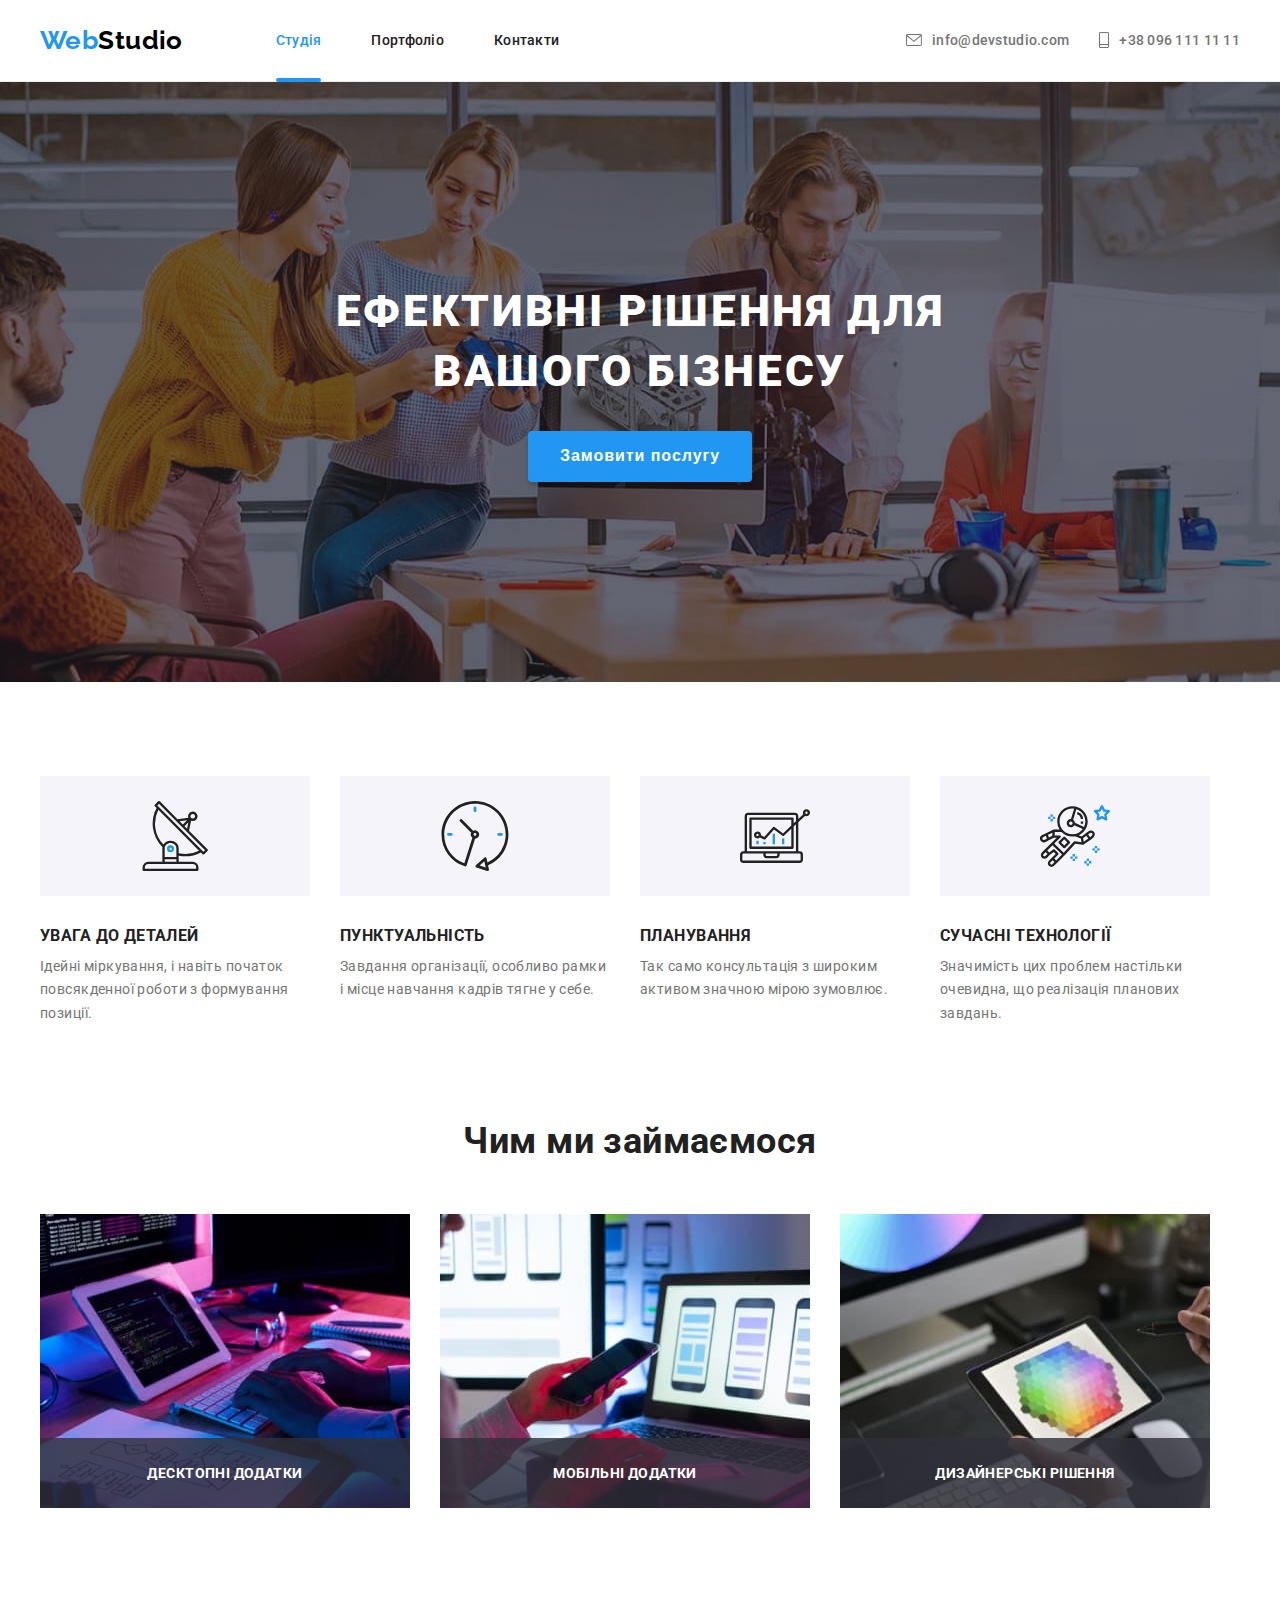
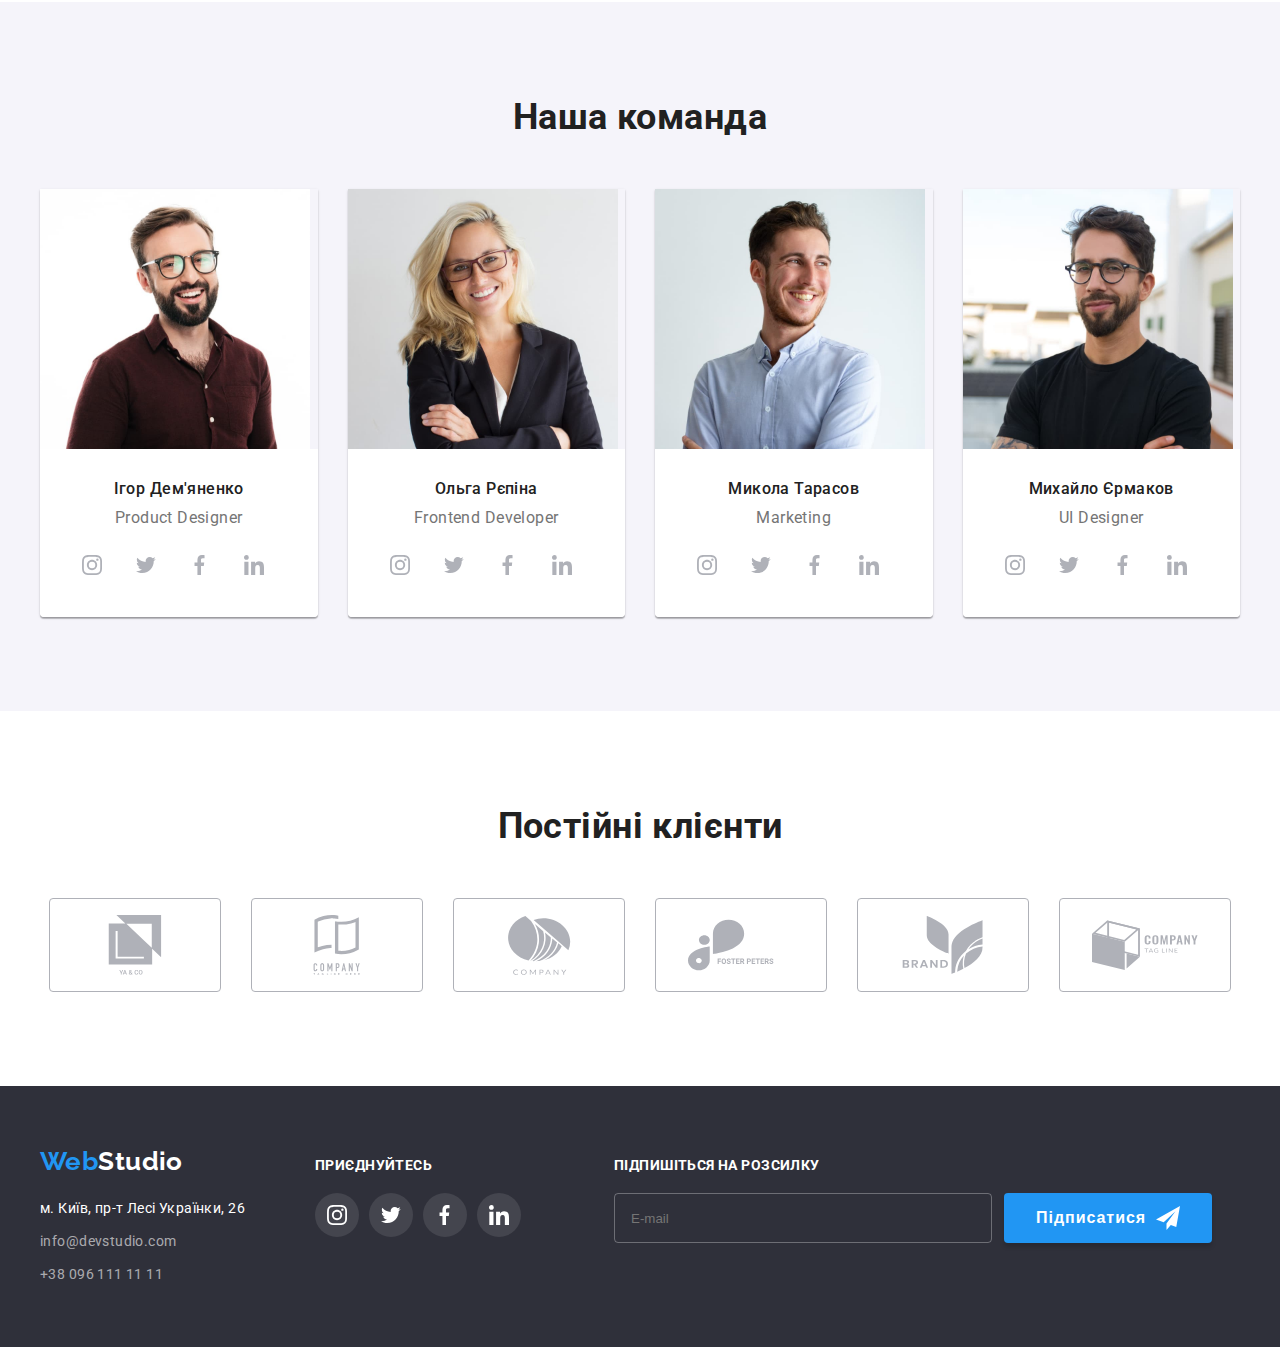
<file: index.html>
<!DOCTYPE html>
<html lang="uk">
  <head>
    <meta charset="UTF-8" />
    <meta http-equiv="X-UA-Compatible" content="IE=edge" />
    <meta name="viewport" content="width=device-width, initial-scale=1.0" />
    <title>Головна</title>
    <link
      href="https://fonts.googleapis.com/css2?family=Raleway:wght@700&family=Roboto:wght@400;500;700;900&display=swap"
      rel="stylesheet"
    />
    <link
      rel="stylesheet"
      href="https://cdnjs.cloudflare.com/ajax/libs/modern-normalize/1.1.0/modern-normalize.min.css"
      integrity="sha512-wpPYUAdjBVSE4KJnH1VR1HeZfpl1ub8YT/NKx4PuQ5NmX2tKuGu6U/JRp5y+Y8XG2tV+wKQpNHVUX03MfMFn9Q=="
      crossorigin="anonymous"
      referrerpolicy="no-referrer"
    />
    <link rel="stylesheet" href="./css/style.css" />
  </head>
  <body>
    <header class="header">
      <div class="container">
        <a href="" class="logo"><span class="logo-wrap">Web</span>Studio</a>
        <nav class="nav">
          <ul class="list nav-list">
            <li class="nav-item">
              <a href="./index.html" class="nav-link current">Студія</a>
            </li>
            <li class="nav-item">
              <a href="./portfolio.html" class="nav-link">Портфоліо</a>
            </li>
            <li class="nav-item"><a href="" class="nav-link">Контакти</a></li>
          </ul>
        </nav>
        <ul class="list nav-list contact-menu">
          <li class="nav-item contact-item">
            <a href="mailto:info@devstudio.com" class="nav-link nav-contact">
              <svg class="contact-icon" width="16" height="12">
                <use href="./images/symbol-defs.svg#icon-mail"></use>
              </svg>
              info@devstudio.com</a
            >
          </li>
          <li class="nav-item contact-item">
            <a href="tel:+380961111111" class="nav-link nav-contact">
              <svg class="contact-icon" width="10" height="16">
                <use href="./images/symbol-defs.svg#icon-phone"></use>
              </svg>
              +38 096 111 11 11</a
            >
          </li>
        </ul>
      </div>
    </header>

    <main>
      <section class="hero">
        <div class="container">
          <h1 class="hero-title">Ефективні рішення для вашого бізнесу</h1>
          <button type="button" class="btn" data-modal-open>
            Замовити послугу
          </button>
        </div>
      </section>

      <section class="section">
        <div class="container">
          <h2 class="visually-hidden">Переваги</h2>
          <ul class="list advantage">
            <li class="advantage-item">
              <div class="advantage-icon-wrap">
                <svg class="advantage-icon" width="70" height="70">
                  <use href="./images/symbol-defs.svg#icon-satellite"></use>
                </svg>
              </div>
              <h3 class="subtitle">Увага до деталей</h3>
              <p class="text">
                Ідейні міркування, і навіть початок повсякденної роботи з
                формування позиції.
              </p>
            </li>
            <li class="advantage-item">
              <div class="advantage-icon-wrap">
                <svg class="advantage-icon" width="70" height="70">
                  <use href="./images/symbol-defs.svg#icon-clock"></use>
                </svg>
              </div>
              <h3 class="subtitle">Пунктуальність</h3>
              <p class="text">
                Завдання організації, особливо рамки і місце навчання кадрів
                тягне у себе.
              </p>
            </li>
            <li class="advantage-item">
              <div class="advantage-icon-wrap">
                <svg class="advantage-icon" width="70" height="70">
                  <use href="./images/symbol-defs.svg#icon-diagram"></use>
                </svg>
              </div>
              <h3 class="subtitle">Планування</h3>
              <p class="text">
                Так само консультація з широким активом значною мірою зумовлює.
              </p>
            </li>
            <li class="advantage-item">
              <div class="advantage-icon-wrap">
                <svg class="advantage-icon" width="70" height="70">
                  <use href="./images/symbol-defs.svg#icon-astronaut"></use>
                </svg>
              </div>
              <h3 class="subtitle">Сучасні технології</h3>
              <p class="text">
                Значимість цих проблем настільки очевидна, що реалізація
                планових завдань.
              </p>
            </li>
          </ul>
        </div>
      </section>
      <section class="section poster">
        <div class="container">
          <h2 class="title">Чим ми займаємося</h2>
          <ul class="list">
            <li class="poster-item">
              <img
                class="pic"
                src="./images/img1.jpg"
                alt="Чоловік набирає текст на клавіатурі"
                width="370"
                height="294"
              />
              <div class="poster-thumb">
                <p class="poster-text">Десктопні додатки</p>
              </div>
            </li>
            <li class="poster-item">
              <img
                class="pic"
                src="./images/img2.jpg"
                alt="Жінка порівнює телефон у руках та на моніторі комп'ютера"
                width="370"
                height="294"
              />
              <div class="poster-thumb">
                <p class="poster-text">Мобільні додатки</p>
              </div>
            </li>
            <li class="poster-item">
              <img
                class="pic"
                src="./images/img3.jpg"
                alt="Дівчина тримає планшет із різнокольоровим зображенням"
                width="370"
                height="294"
              />
              <div class="poster-thumb">
                <p class="poster-text">Дизайнерські рішення</p>
              </div>
            </li>
          </ul>
        </div>
      </section>
      <section class="section team">
        <div class="container">
          <h2 class="title">Наша команда</h2>
          <ul class="list">
            <li class="list-wrap">
              <img
                class="pic"
                src="./images/person1.jpg"
                alt="Чоловік в окулярах та з бородою"
                width="270"
                height="260"
              />
              <div class="team-wrap">
                <h3 class="subtitle person-name">Ігор Дем'яненко</h3>
                <p lang="en" class="text staff">Product Designer</p>
                <ul class="list soc-list">
                  <li class="soc-item">
                    <a class="soc-link" href="">
                      <svg class="soc-icon" width="20" height="20">
                        <use
                          href="./images/symbol-defs.svg#icon-instagram"
                        ></use>
                      </svg>
                    </a>
                  </li>
                  <li class="soc-item">
                    <a class="soc-link" href="">
                      <svg class="soc-icon" width="20" height="20">
                        <use href="./images/symbol-defs.svg#icon-twitter"></use>
                      </svg>
                    </a>
                  </li>
                  <li class="soc-item">
                    <a class="soc-link" href="">
                      <svg class="soc-icon" width="20" height="20">
                        <use
                          href="./images/symbol-defs.svg#icon-facebook"
                        ></use>
                      </svg>
                    </a>
                  </li>
                  <li class="soc-item">
                    <a class="soc-link" href="">
                      <svg class="soc-icon" width="20" height="20">
                        <use
                          href="./images/symbol-defs.svg#icon-linkedin"
                        ></use>
                      </svg>
                    </a>
                  </li>
                </ul>
              </div>
            </li>
            <li class="list-wrap">
              <img
                class="pic"
                src="./images/person2.jpg"
                alt="Світловолоса жінка в окулярах"
                width="270"
                height="260"
              />
              <div class="team-wrap">
                <h3 class="subtitle person-name">Ольга Рєпіна</h3>
                <p lang="en" class="text staff">Frontend Developer</p>
                <ul class="list soc-list">
                  <li class="soc-item">
                    <a class="soc-link" href="">
                      <svg class="soc-icon" width="20" height="20">
                        <use
                          href="./images/symbol-defs.svg#icon-instagram"
                        ></use>
                      </svg>
                    </a>
                  </li>
                  <li class="soc-item">
                    <a class="soc-link" href="">
                      <svg class="soc-icon" width="20" height="20">
                        <use href="./images/symbol-defs.svg#icon-twitter"></use>
                      </svg>
                    </a>
                  </li>
                  <li class="soc-item">
                    <a class="soc-link" href="">
                      <svg class="soc-icon" width="20" height="20">
                        <use
                          href="./images/symbol-defs.svg#icon-facebook"
                        ></use>
                      </svg>
                    </a>
                  </li>
                  <li class="soc-item">
                    <a class="soc-link" href="">
                      <svg class="soc-icon" width="20" height="20">
                        <use
                          href="./images/symbol-defs.svg#icon-linkedin"
                        ></use>
                      </svg>
                    </a>
                  </li>
                </ul>
              </div>
            </li>
            <li class="list-wrap">
              <img
                class="pic"
                src="./images/person3.jpg"
                alt="Чоловік з широкою посмішкою"
                width="270"
                height="260"
              />
              <div class="team-wrap">
                <h3 class="subtitle person-name">Микола Тарасов</h3>
                <p lang="en" class="text staff">Marketing</p>
                <ul class="list soc-list">
                  <li class="soc-item">
                    <a class="soc-link" href="">
                      <svg class="soc-icon" width="20" height="20">
                        <use
                          href="./images/symbol-defs.svg#icon-instagram"
                        ></use>
                      </svg>
                    </a>
                  </li>
                  <li class="soc-item">
                    <a class="soc-link" href="">
                      <svg class="soc-icon" width="20" height="20">
                        <use href="./images/symbol-defs.svg#icon-twitter"></use>
                      </svg>
                    </a>
                  </li>
                  <li class="soc-item">
                    <a class="soc-link" href="">
                      <svg class="soc-icon" width="20" height="20">
                        <use
                          href="./images/symbol-defs.svg#icon-facebook"
                        ></use>
                      </svg>
                    </a>
                  </li>
                  <li class="soc-item">
                    <a class="soc-link" href="">
                      <svg class="soc-icon" width="20" height="20">
                        <use
                          href="./images/symbol-defs.svg#icon-linkedin"
                        ></use>
                      </svg>
                    </a>
                  </li>
                </ul>
              </div>
            </li>
            <li class="list-wrap">
              <img
                class="pic"
                src="./images/person4.jpg"
                alt="Чоловік з гарною посмішкою та темним волоссям"
                width="270"
                height="260"
              />
              <div class="team-wrap">
                <h3 class="subtitle person-name">Михайло Єрмаков</h3>
                <p lang="en" class="text staff">UI Designer</p>
                <ul class="list soc-list">
                  <li class="soc-item">
                    <a class="soc-link" href="">
                      <svg class="soc-icon" width="20" height="20">
                        <use
                          href="./images/symbol-defs.svg#icon-instagram"
                        ></use>
                      </svg>
                    </a>
                  </li>
                  <li class="soc-item">
                    <a class="soc-link" href="">
                      <svg class="soc-icon" width="20" height="20">
                        <use href="./images/symbol-defs.svg#icon-twitter"></use>
                      </svg>
                    </a>
                  </li>
                  <li class="soc-item">
                    <a class="soc-link" href="">
                      <svg class="soc-icon" width="20" height="20">
                        <use
                          href="./images/symbol-defs.svg#icon-facebook"
                        ></use>
                      </svg>
                    </a>
                  </li>
                  <li class="soc-item">
                    <a class="soc-link" href="">
                      <svg class="soc-icon" width="20" height="20">
                        <use
                          href="./images/symbol-defs.svg#icon-linkedin"
                        ></use>
                      </svg>
                    </a>
                  </li>
                </ul>
              </div>
            </li>
          </ul>
        </div>
      </section>
      <section class="section">
        <div class="container">
          <h2 class="title">Постійні клієнти</h2>
          <ul class="list company-list">
            <li class="company-item">
              <a href="" class="company-link">
                <svg class="company-icon" width="106" height="60">
                  <use href="./images/symbol-defs.svg#icon-yaco"></use>
                </svg>
              </a>
            </li>
            <li class="company-item">
              <a href="" class="company-link">
                <svg class="company-icon" width="106" height="60">
                  <use href="./images/symbol-defs.svg#icon-tagline"></use>
                </svg>
              </a>
            </li>
            <li class="company-item">
              <a href="" class="company-link">
                <svg class="company-icon" width="106" height="60">
                  <use href="./images/symbol-defs.svg#icon-company"></use>
                </svg>
              </a>
            </li>
            <li class="company-item">
              <a href="" class="company-link">
                <svg class="company-icon" width="106" height="60">
                  <use href="./images/symbol-defs.svg#icon-foster"></use>
                </svg>
              </a>
            </li>
            <li class="company-item">
              <a href="" class="company-link">
                <svg class="company-icon" width="106" height="60">
                  <use href="./images/symbol-defs.svg#icon-brand"></use>
                </svg>
              </a>
            </li>
            <li class="company-item">
              <a href="" class="company-link">
                <svg class="company-icon" width="106" height="60">
                  <use href="./images/symbol-defs.svg#icon-taglinecube"></use>
                </svg>
              </a>
            </li>
          </ul>
        </div>
      </section>
    </main>

    <footer class="footer">
      <div class="container">
        <div class="address-div">
          <a href="" class="logo"><span class="logo-wrap">Web</span>Studio</a>
          <address>
            <ul class="list">
              <li class="address-item">
                <a
                  class="address-link map-link"
                  href="https://goo.gl/maps/sGmAFH82e1hSpcsq9"
                  target="_blank"
                  rel="noopener noreferrer"
                  >м. Київ, пр-т Лесі Українки, 26</a
                >
              </li>
              <li class="address-item">
                <a href="mailto:info@devstudio.com" class="address-link"
                  >info@devstudio.com</a
                >
              </li>
              <li class="address-item">
                <a href="tel:+380961111111" class="address-link"
                  >+38 096 111 11 11</a
                >
              </li>
            </ul>
          </address>
        </div>
        <div class="soc-div">
          <p class="subtitle">приєднуйтесь</p>
          <ul class="list address-list">
            <li class="soc-item">
              <a class="soc-link" href="">
                <svg class="soc-icon" width="20" height="20">
                  <use href="./images/symbol-defs.svg#icon-instagram"></use>
                </svg>
              </a>
            </li>
            <li class="soc-item">
              <a class="soc-link" href="">
                <svg class="soc-icon" width="20" height="20">
                  <use href="./images/symbol-defs.svg#icon-twitter"></use>
                </svg>
              </a>
            </li>
            <li class="soc-item">
              <a class="soc-link" href="">
                <svg class="soc-icon" width="20" height="20">
                  <use href="./images/symbol-defs.svg#icon-facebook"></use>
                </svg>
              </a>
            </li>
            <li class="soc-item">
              <a class="soc-link" href="">
                <svg class="soc-icon" width="20" height="20">
                  <use href="./images/symbol-defs.svg#icon-linkedin"></use>
                </svg>
              </a>
            </li>
          </ul>
        </div>
        <div>
          <p class="subtitle">Підпишіться на розсилку</p>
          <form class="form">
            <input
              type="email"
              name="mail"
              class="footer-email"
              placeholder="E-mail"
              required
            />
            <button type="submit" class="btn">
              Підписатися
              <svg class="soc-icon" width="24" height="24">
                <use href="./images/symbol-defs.svg#icon-telegram"></use>
              </svg>
            </button>
          </form>
        </div>
      </div>
    </footer>
    <div class="backdrop is-hidden" data-modal>
      <div class="modal">
        <div>
          <button type="button" class="close-button" data-modal-close>
            <svg class="close-icon" width="10" height="10">
              <use href="./images/symbol-defs.svg#icon-close"></use>
            </svg>
          </button>
        </div>
        <form class="modal-form">
          <h2 class="form-title">Залиште свої дані, ми вам передзвонимо</h2>

          <label class="form-lable">
            Ім'я
            <div class="input-wrap">
              <input class="form-input" type="text" name="name" />
              <svg class="form-icon" width="18" height="18">
                <use href="./images/icons.svg#icon-mod_user"></use>
              </svg>
            </div>
          </label>

          <label class="form-lable">
            Телефон
            <div class="input-wrap">
              <input class="form-input" type="tel" name="tel" />
              <svg class="form-icon" width="18" height="18">
                <use href="./images/icons.svg#icon-mod_phone"></use>
              </svg>
            </div>
          </label>

          <label class="form-lable">
            Пошта
            <div class="input-wrap">
              <input class="form-input" type="email" name="mail" />
              <svg class="form-icon" width="18" height="18">
                <use href="./images/icons.svg#icon-mod_mail"></use>
              </svg>
            </div>
          </label>

          <label class="form-lable"
            ><span class="lable-wrap">Коментар</span>
            <textarea
              class="form-input form-textarea"
              name="coment"
              id=""
              rows="6"
              placeholder="Введіть текст"
            ></textarea>
          </label>

          <label class="form-lable form-checkbox">
            <input class="checkbox" type="checkbox" name="checkbox" />
            <span class="custom-checkbox"></span>

            Погоджуюся з розсилкою та приймаю&nbsp;&nbsp;
            <a href="" class="form-span">Умови договору</a>
          </label>

          <button type="submit" class="btn">Відправити</button>
        </form>
      </div>
    </div>
    <script src="./js/modal.js"></script>
  </body>
</html>
</file>
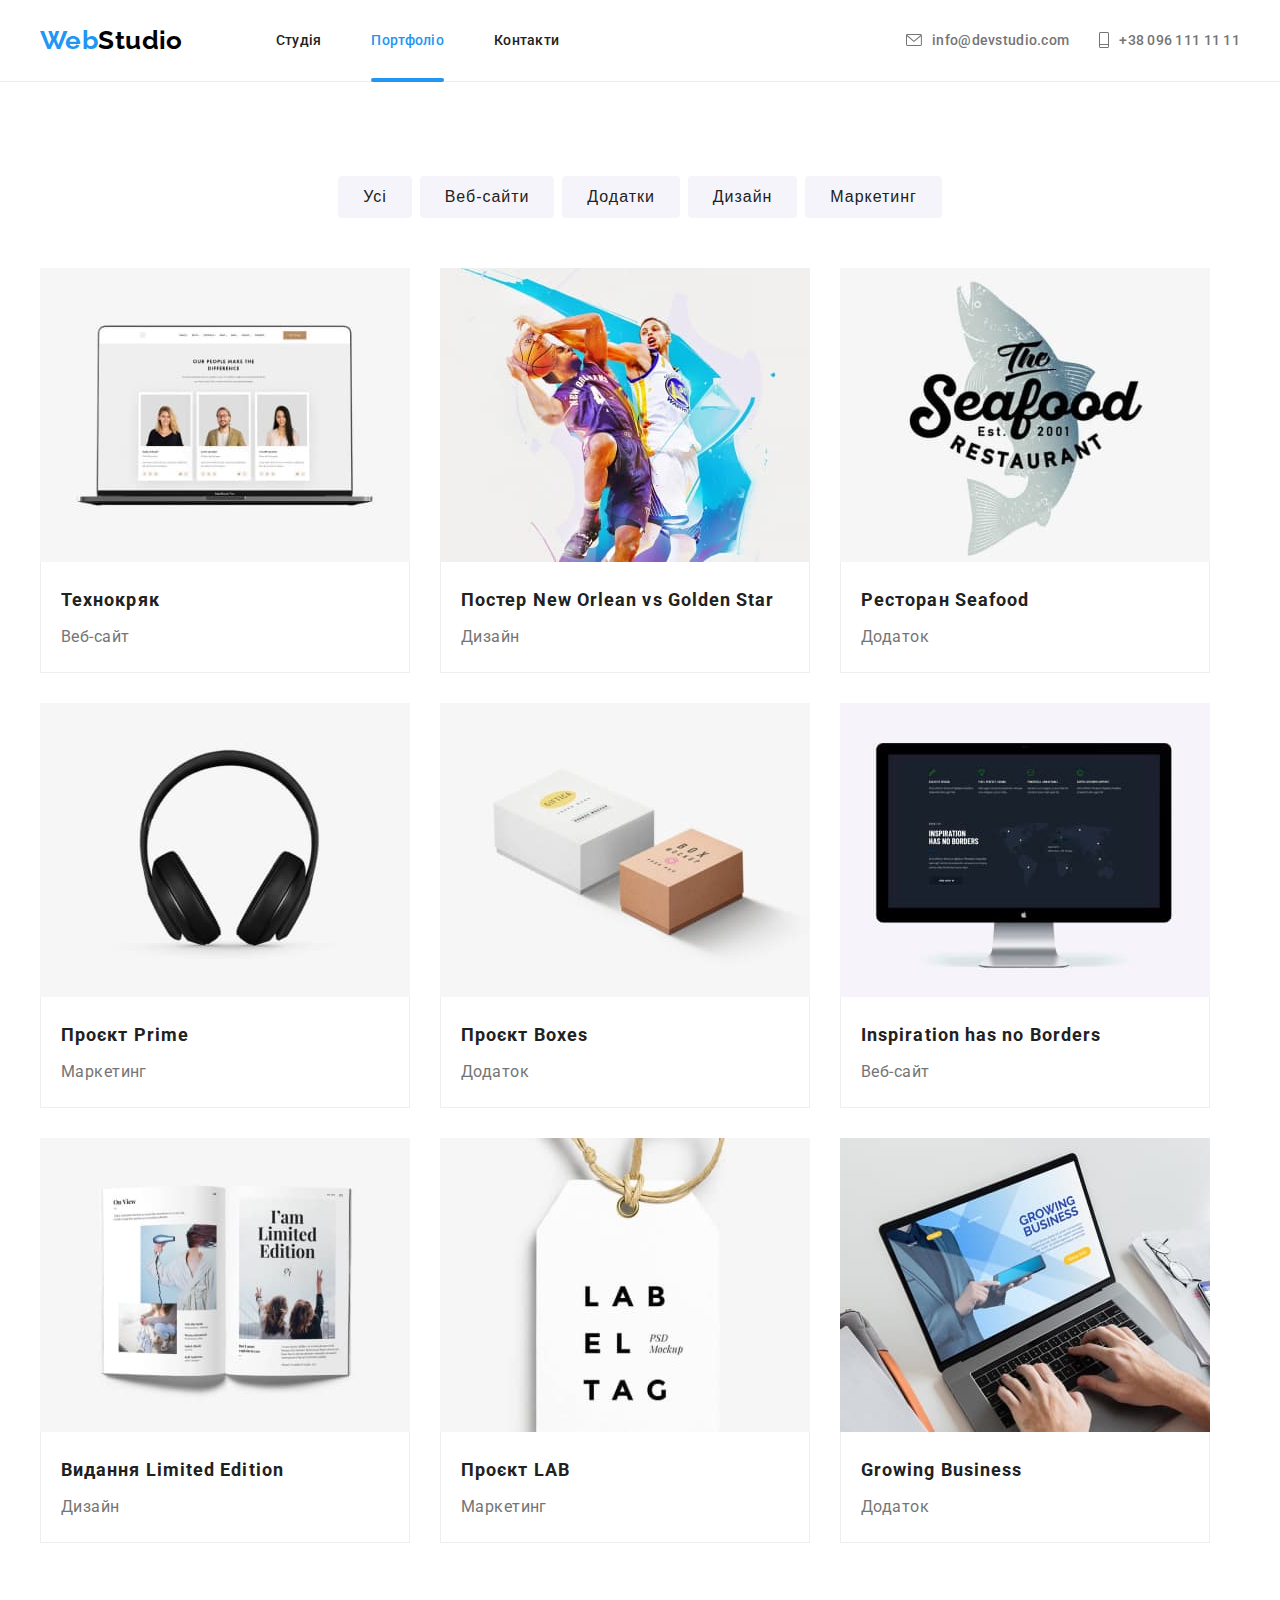
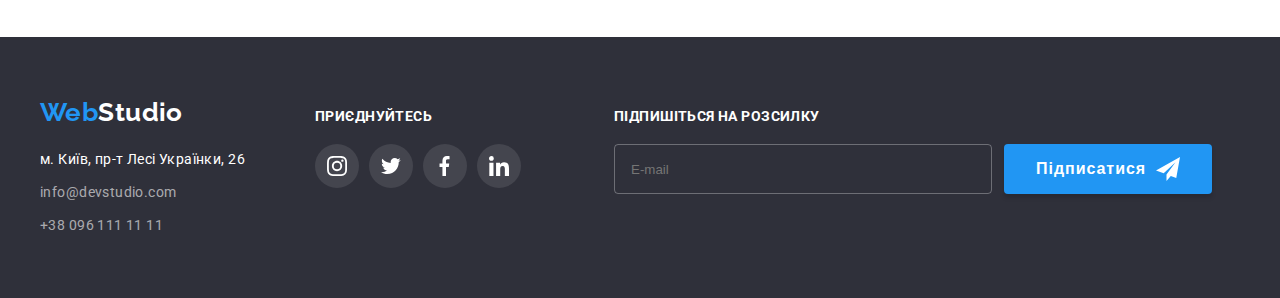
<file: portfolio.html>
<!DOCTYPE html>
<html lang="uk">
  <head>
    <meta charset="UTF-8" />
    <meta http-equiv="X-UA-Compatible" content="IE=edge" />
    <meta name="viewport" content="width=device-width, initial-scale=1.0" />
    <title>Головна</title>
    <link
      href="https://fonts.googleapis.com/css2?family=Raleway:wght@700&family=Roboto:wght@400;500;700;900&display=swap"
      rel="stylesheet"
    />
    <link
      rel="stylesheet"
      href="https://cdnjs.cloudflare.com/ajax/libs/modern-normalize/1.1.0/modern-normalize.min.css"
      integrity="sha512-wpPYUAdjBVSE4KJnH1VR1HeZfpl1ub8YT/NKx4PuQ5NmX2tKuGu6U/JRp5y+Y8XG2tV+wKQpNHVUX03MfMFn9Q=="
      crossorigin="anonymous"
      referrerpolicy="no-referrer"
    />
    <link rel="stylesheet" href="./css/style.css" />
  </head>
  <body>
    <header class="header">
      <div class="container">
        <a href="" class="logo"><span class="logo-wrap">Web</span>Studio</a>
        <nav class="nav">
          <ul class="list nav-list">
            <li class="nav-item">
              <a href="./index.html" class="nav-link">Студія</a>
            </li>
            <li class="nav-item">
              <a href="./portfolio.html" class="nav-link current">Портфоліо</a>
            </li>
            <li class="nav-item"><a href="" class="nav-link">Контакти</a></li>
          </ul>
        </nav>
        <ul class="list nav-list contact-menu">
          <li class="nav-item contact-item">
            <a href="mailto:info@devstudio.com" class="nav-link nav-contact">
              <svg class="contact-icon" width="16" height="12">
                <use href="./images/symbol-defs.svg#icon-mail"></use>
              </svg>
              info@devstudio.com</a
            >
          </li>
          <li class="nav-item contact-item">
            <a href="tel:+380961111111" class="nav-link nav-contact">
              <svg class="contact-icon" width="10" height="16">
                <use href="./images/symbol-defs.svg#icon-phone"></use>
              </svg>
              +38 096 111 11 11</a
            >
          </li>
        </ul>
      </div>
    </header>

    <main>
      <section class="section section-portfolio">
        <h1 class="visually-hidden">Портфоліо</h1>
        <div class="container">
          <ul class="list list-btn">
            <li class="item-btn">
              <button type="button" class="btn">Усі</button>
            </li>
            <li class="item-btn">
              <button type="button" class="btn">Веб-сайти</button>
            </li>
            <li class="item-btn">
              <button type="button" class="btn">Додатки</button>
            </li>
            <li class="item-btn">
              <button type="button" class="btn">Дизайн</button>
            </li>
            <li class="item-btn">
              <button type="button" class="btn">Маркетинг</button>
            </li>
          </ul>
        </div>
        <div class="container">
          <ul class="list card-set">
            <li class="card-item">
              <a class="card-link" href="#" rel="nofollow noreferrer">
                <div class="pic-wrap">
                  <img
                    class="pic"
                    src="./images/img4.jpg"
                    alt="Ноутбук із зображенням веб-сайту"
                    width="370"
                    height="294"
                  />
                  <div class="pic-thumb">
                    <p class="pic-text">
                      Ресурс пропонує комплексні пропозиції з різним рівнем
                      функціоналу та сервісів. Все це дозволить відвідувачу
                      отримати вичерпні відомості про компанію чи приватну
                      особу.
                    </p>
                  </div>
                </div>
                <div class="card-wrap">
                  <h2 class="title title-portfolio">Технокряк</h2>
                  <p class="text text-portfolio">Веб-сайт</p>
                </div>
              </a>
            </li>

            <li class="card-item">
              <a class="card-link" href="#" rel="nofollow noreferrer">
                <div class="pic-wrap">
                  <img
                    class="pic"
                    src="./images/img5.jpg"
                    alt="Баскетболісти"
                    width="370"
                    height="294"
                  />
                  <div class="pic-thumb">
                    <p class="pic-text">
                      Ресурс пропонує комплексні пропозиції з різним рівнем
                      функціоналу та сервісів. Все це дозволить відвідувачу
                      отримати вичерпні відомості про компанію чи приватну
                      особу.
                    </p>
                  </div>
                </div>
                <div class="card-wrap">
                  <h2 class="title title-portfolio">
                    Постер <span lang="en">New Orlean vs Golden Star</span>
                  </h2>
                  <p class="text text-portfolio">Дизайн</p>
                </div>
              </a>
            </li>

            <li class="card-item">
              <a class="card-link" href="#" rel="nofollow noreferrer">
                <div class="pic-wrap">
                  <img
                    class="pic"
                    src="./images/img6.jpg"
                    alt="Логотип"
                    width="370"
                    height="294"
                  />
                  <div class="pic-thumb">
                    <p class="pic-text">
                      Ресурс пропонує комплексні пропозиції з різним рівнем
                      функціоналу та сервісів. Все це дозволить відвідувачу
                      отримати вичерпні відомості про компанію чи приватну
                      особу.
                    </p>
                  </div>
                </div>
                <div class="card-wrap">
                  <h2 class="title title-portfolio">
                    Ресторан <span lang="en">Seafood</span>
                  </h2>
                  <p class="text text-portfolio">Додаток</p>
                </div>
              </a>
            </li>

            <li class="card-item">
              <a class="card-link" href="#" rel="nofollow noreferrer">
                <div class="pic-wrap">
                  <img
                    class="pic"
                    src="./images/img7.jpg"
                    alt="Навушники"
                    width="370"
                    height="294"
                  />
                  <div class="pic-thumb">
                    <p class="pic-text">
                      Ресурс пропонує комплексні пропозиції з різним рівнем
                      функціоналу та сервісів. Все це дозволить відвідувачу
                      отримати вичерпні відомості про компанію чи приватну
                      особу.
                    </p>
                  </div>
                </div>
                <div class="card-wrap">
                  <h2 class="title title-portfolio">
                    Проєкт <span lang="en">Prime</span>
                  </h2>
                  <p class="text text-portfolio">Маркетинг</p>
                </div>
              </a>
            </li>

            <li class="card-item">
              <a class="card-link" href="#" rel="nofollow noreferrer">
                <div class="pic-wrap">
                  <img
                    class="pic"
                    src="./images/img8.jpg"
                    alt="Дві коробочки"
                    width="370"
                    height="294"
                  />
                  <div class="pic-thumb">
                    <p class="pic-text">
                      Ресурс пропонує комплексні пропозиції з різним рівнем
                      функціоналу та сервісів. Все це дозволить відвідувачу
                      отримати вичерпні відомості про компанію чи приватну
                      особу.
                    </p>
                  </div>
                </div>
                <div class="card-wrap">
                  <h2 class="title title-portfolio">
                    Проєкт <span lang="en">Boxes</span>
                  </h2>
                  <p class="text text-portfolio">Додаток</p>
                </div>
              </a>
            </li>

            <li class="card-item">
              <a class="card-link" href="#" rel="nofollow noreferrer">
                <div class="pic-wrap">
                  <img
                    class="pic"
                    src="./images/img9.jpg"
                    alt="Монітор із сайтом"
                    width="370"
                    height="294"
                  />
                  <div class="pic-thumb">
                    <p class="pic-text">
                      Ресурс пропонує комплексні пропозиції з різним рівнем
                      функціоналу та сервісів. Все це дозволить відвідувачу
                      отримати вичерпні відомості про компанію чи приватну
                      особу.
                    </p>
                  </div>
                </div>
                <div class="card-wrap">
                  <h2 lang="en" class="title title-portfolio">
                    Inspiration has no Borders
                  </h2>
                  <p class="text text-portfolio">Веб-сайт</p>
                </div>
              </a>
            </li>

            <li class="card-item">
              <a class="card-link" href="#" rel="nofollow noreferrer">
                <div class="pic-wrap">
                  <img
                    class="pic"
                    src="./images/img10.jpg"
                    alt="Журнал"
                    width="370"
                    height="294"
                  />
                  <div class="pic-thumb">
                    <p class="pic-text">
                      Ресурс пропонує комплексні пропозиції з різним рівнем
                      функціоналу та сервісів. Все це дозволить відвідувачу
                      отримати вичерпні відомості про компанію чи приватну
                      особу.
                    </p>
                  </div>
                </div>
                <div class="card-wrap">
                  <h2 class="title title-portfolio">
                    Видання <span lang="en">Limited Edition</span>
                  </h2>
                  <p class="text text-portfolio">Дизайн</p>
                </div>
              </a>
            </li>

            <li class="card-item">
              <a class="card-link" href="#" rel="nofollow noreferrer">
                <div class="pic-wrap">
                  <img
                    class="pic"
                    src="./images/img11.jpg"
                    alt="Етикетка з лейблом"
                    width="370"
                    height="294"
                  />
                  <div class="pic-thumb">
                    <p class="pic-text">
                      Ресурс пропонує комплексні пропозиції з різним рівнем
                      функціоналу та сервісів. Все це дозволить відвідувачу
                      отримати вичерпні відомості про компанію чи приватну
                      особу.
                    </p>
                  </div>
                </div>
                <div class="card-wrap">
                  <h2 class="title title-portfolio">
                    Проєкт <span lang="en">LAB</span>
                  </h2>
                  <p class="text text-portfolio">Маркетинг</p>
                </div>
              </a>
            </li>

            <li class="card-item">
              <a class="card-link" href="#" rel="nofollow noreferrer">
                <div class="pic-wrap">
                  <img
                    class="pic"
                    src="./images/img12.jpg"
                    alt="Чоловік за ноутбуком"
                    width="370"
                    height="294"
                  />
                  <div class="pic-thumb">
                    <p class="pic-text">
                      Ресурс пропонує комплексні пропозиції з різним рівнем
                      функціоналу та сервісів. Все це дозволить відвідувачу
                      отримати вичерпні відомості про компанію чи приватну
                      особу.
                    </p>
                  </div>
                </div>
                <div class="card-wrap">
                  <h2 lang="en" class="title title-portfolio">
                    Growing Business
                  </h2>
                  <p class="text text-portfolio">Додаток</p>
                </div>
              </a>
            </li>
          </ul>
        </div>
      </section>
    </main>

    <footer class="footer">
      <div class="container">
        <div class="address-div">
          <a href="" class="logo"><span class="logo-wrap">Web</span>Studio</a>
          <address>
            <ul class="list">
              <li class="address-item">
                <a
                  class="address-link map-link"
                  href="https://goo.gl/maps/sGmAFH82e1hSpcsq9"
                  target="_blank"
                  rel="noopener noreferrer"
                  >м. Київ, пр-т Лесі Українки, 26</a
                >
              </li>
              <li class="address-item">
                <a href="mailto:info@devstudio.com" class="address-link"
                  >info@devstudio.com</a
                >
              </li>
              <li class="address-item">
                <a href="tel:+380961111111" class="address-link"
                  >+38 096 111 11 11</a
                >
              </li>
            </ul>
          </address>
        </div>
        <div class="soc-div">
          <p class="subtitle">приєднуйтесь</p>
          <ul class="list address-list">
            <li class="soc-item">
              <a class="soc-link" href="">
                <svg class="soc-icon" width="20" height="20">
                  <use href="./images/symbol-defs.svg#icon-instagram"></use>
                </svg>
              </a>
            </li>
            <li class="soc-item">
              <a class="soc-link" href="">
                <svg class="soc-icon" width="20" height="20">
                  <use href="./images/symbol-defs.svg#icon-twitter"></use>
                </svg>
              </a>
            </li>
            <li class="soc-item">
              <a class="soc-link" href="">
                <svg class="soc-icon" width="20" height="20">
                  <use href="./images/symbol-defs.svg#icon-facebook"></use>
                </svg>
              </a>
            </li>
            <li class="soc-item">
              <a class="soc-link" href="">
                <svg class="soc-icon" width="20" height="20">
                  <use href="./images/symbol-defs.svg#icon-linkedin"></use>
                </svg>
              </a>
            </li>
          </ul>
        </div>
        <div>
          <p class="subtitle">Підпишіться на розсилку</p>
          <form class="form">
            <input
              type="email"
              name="mail"
              class="footer-email"
              placeholder="E-mail"
              required
            />
            <button type="submit" class="btn">
              Підписатися
              <svg class="soc-icon" width="24" height="24">
                <use href="./images/symbol-defs.svg#icon-telegram"></use>
              </svg>
            </button>
          </form>
        </div>
      </div>
    </footer>
  </body>
</html>
</file>
<file: css/style.css>
body {
    font-family: 'Roboto', sans-serif;
    color: #212121;
    font-size: 14px;
    font-weight: 400;
    letter-spacing: 0.03em;
    margin: 0;
}

:root {
    --sub-bg-color: #2196F3;
    --main-bg-color: #2F303A;
    --sub-text-color: #757575;
    --icon-color: #AFB1B8;
    --special-text-color: #ffffff;
    --light-blue-color: #188CE8;
    --tr-du: 250ms;
    --timing: cubic-bezier(0.4, 0, 0.2, 1);
}



/* Скидання стандартних стилів браузера та правила для секцій */

.section {
    padding-top: 94px;
    padding-bottom: 94px;
}

.list {
    margin-top: 0;
    margin-bottom: 0;
    padding: 0;
    list-style: none;
}


/* Контейнер для секцій */

.container {
    padding-left: 15px;
    padding-right: 15px;
    margin: 0 auto;
    width: 1200px;
}


/* Шапка сайту */

.header {
    border-bottom: 1px solid #ECECEC;
}

.header .container {
    display: flex;
    align-items: center;
}

.logo {
    color: #000000;
    font-family: 'Raleway', sans-serif;
    font-weight: 700;
    font-size: 26px;
    line-height: 1.2;
    text-decoration: none;
}

.logo-wrap {
    color: var(--sub-bg-color);
}

.nav-list {
    display: flex;
}

.nav-list>.nav-item:not(:last-child) {
    margin-right: 50px;
}

.nav-list>.nav-item:first-child {
    margin-left: 93px;
}

.nav-link {
    transition-property: color;
    transition-duration: var(--tr-du);
    transition-timing-function: var(--timing);
    display: block;
    padding-top: 32px;
    padding-bottom: 32px;
    font-weight: 500;
    line-height: 1.2;
    letter-spacing: 0.02em;
    text-decoration: none;
    color: #212121;
}



.nav-link:hover,
.nav-link:focus {

    color: var(--sub-bg-color);
}

.current {

    position: relative;
    transition-property: color;
    transition-duration: var(--tr-du);
    transition-timing-function: var(--timing);
    color: var(--sub-bg-color);

}

.current:hover,
.current:focus {

    color: var(--light-blue-color);
}

.current::after {
    content: "";
    display: block;
    position: absolute;
    left: 0;
    bottom: 0;
    transform: translateY(1px);
    width: 100%;
    height: 4px;
    background-color: var(--sub-bg-color);
    border-radius: 2px;
}

.contact-menu {
    display: flex;
    margin-left: auto;
}

.contact-menu .contact-item:first-child {
    margin-right: 30px;
}

.nav-contact {
    display: flex;
    align-items: center;
    color: var(--sub-text-color);
}

.contact-icon {
    transition-property: fill;
    transition-duration: var(--tr-du);
    transition-timing-function: var(--timing);
    margin-right: 10px;

    fill: currentColor;
}

.nav-link:hover .contact-icon,
.nav-link:focus .contact-icon {

    fill:currentColor;
}

/* Підвал сайту */

.footer {
    padding-top: 60px;
    padding-bottom: 60px;
    background: var(--main-bg-color);
}

.footer .container {
    display: flex;
    align-items: baseline;
}

.address-div {
    margin-right: 70px;
}


.footer .logo {
    display: inline-block;
    margin-bottom: 20px;
    color: var(--special-text-color);
}

.address-link {
    line-height: 1.7;
    color: rgba(255, 255, 255, 0.6);
    text-decoration: none;
    font-style: normal;
}

.address-item:not(:last-child) {
    margin-bottom: 9px;
}

.map-link {
    color: var(--special-text-color);
}

.footer .subtitle {
    color: var(--special-text-color);
    margin-top: 0;
    margin-bottom: 20px;
}

.address-list {
    display: flex;
    gap: 10px;
}

.soc-link {
    transition-property: background-color;
    transition-duration: var(--tr-du);
    transition-timing-function: var(--timing);
    display: flex;
    border-radius: 50%;
    width: 44px;
    height: 44px;
    align-items: center;
    justify-content: center;
}

.address-list .soc-link {
    background-color: rgba(255, 255, 255, 0.1);
}

.soc-link:hover,
.soc-link:focus {

    background-color: var(--sub-bg-color);
}

.soc-icon {
    fill: var(--special-text-color);
}

.soc-div {
    margin-right: 93px;
}

.form {
    display: flex;
}

.footer-email {
    width: 358px;
    padding-left: 16px;
    margin-right: 12px;
    border: 1px solid rgba(255, 255, 255, 0.3);
    border-radius: 4px;
    color: rgba(255, 255, 255, 0.6);
    background-color: transparent;
    
}


.form>.btn {
    display: flex;
    align-items: center;

}

.form .soc-icon {
    margin: 0 0 0 10px;
}

/* -----------------Головний контент----------------- */

/* Герой */

.hero {
    padding: 200px 0;
    background-color: var(--main-bg-color);
    background-image: linear-gradient(rgba(47, 48, 58, 0.4), rgba(47, 48, 58, 0.4)), url(../images/background.jpg);
    background-repeat: no-repeat;
    background-position: center;
    background-size: cover;


}

.hero>.container {
    text-align: center;
    max-width: 1200px;

}

.hero-title {
    margin-top: 0;
    margin-bottom: 30px;
    text-transform: uppercase;
    max-width: 696px;
    margin-left: auto;
    margin-right: auto;
    color: var(--special-text-color);
    font-weight: 900;
    font-size: 44px;
    letter-spacing: 0.06em;
    line-height: 1.36;
}

.btn {
    transition: background-color var(--tr-du) var(--timing);
    padding-top: 10px;
    padding-right: 32px;
    padding-bottom: 10px;
    padding-left: 32px;
    font-weight: 700;
    font-size: 16px;
    line-height: 1.88;
    letter-spacing: 0.06em;
    background-color: var(--sub-bg-color);
    color: var(--special-text-color);
    border-style: none;
    box-shadow: 0px 4px 4px rgba(0, 0, 0, 0.15);
    border-radius: 4px;
    cursor: pointer;
}

.btn:hover,
.btn:focus {

    background-color: var(--light-blue-color);
}


/* Переваги, списки параграфів */

.visually-hidden {
    overflow: hidden;
    position: absolute;
    white-space: nowrap;
    clip: rect(0 0 0 0);
    clip-path: inset(50%);
    height: 1px;
    width: 1px;
}

.advantage {
    display: flex;
}

.advantage-item {
    width: 270px;
}

.advantage-item:not(:last-child) {
    margin-right: 30px;
}

.advantage-item .subtitle {
    margin-bottom: 10px;
}

.subtitle {
    margin-top: 0;
    margin-bottom: 10px;
    text-transform: uppercase;
    font-weight: 700;
}

.text {
    margin-top: 0;
    margin-bottom: 0;
    line-height: 1.71;
    color: var(--sub-text-color);
}

.advantage-icon-wrap {
    height: 120px;
    display: flex;
    justify-content: center;
    align-items: center;
    margin-bottom: 30px;
    background-color: #F5F4FA;

}



/* Чим ми займаємося */

.title {
    margin-top: 0;
    margin-bottom: 0;
    font-weight: 700;
    font-size: 36px;
    line-height: 1.2;
    text-align: center;
}


.poster {
    padding-top: 0;
}

.poster-item {
    display: flex;
    position: relative;
}

.pic {
    display: block;
}

.poster-thumb {
    position: absolute;
    left: 0;
    bottom: 0;
    height: 70px;
    width: 100%;

    background-color: rgba(47, 48, 58, 0.8);


}

.poster-text {
    position: absolute;
    left: 50%;
    top: 50%;
    transform: translate(-50%, -50%);
    font-weight: 700;
    line-height: 1.2;
    margin: 0;
    text-transform: uppercase;

    color: var(--special-text-color);
}

.poster .title,
.team .title {
    margin-bottom: 50px;
}

.poster .list,
.team .list {
    display: flex;
}

.poster-item:not(:last-child),
.team .list-wrap:not(:last-child) {
    margin-right: 30px;
}

/* Наша команда */

.list-wrap {
    border-radius: 0px 0px 4px 4px;
    width: 370px;
    box-shadow: 0px 1px 3px rgba(0, 0, 0, 0.12),
        0px 1px 1px rgba(0, 0, 0, 0.14),
        0px 2px 1px rgba(0, 0, 0, 0.2);
}

.person-name {
    font-weight: 500;
    font-size: 16px;
    line-height: 1.2;
    text-align: center;
    text-transform: none;
}

.staff {
    font-size: 16px;
    line-height: 1.2;
    text-align: center;
}

.team {
    background-color: #F5F4FA;
}

.team-wrap {
    border-radius: 0px 0px 4px 4px;
    padding-top: 30px;
    padding-bottom: 30px;
    padding-right: 30px;
    padding-left: 30px;
    background-color: var(--special-text-color);
}

.soc-list {
    display: flex;
    gap: 10px;
    margin-top: 16px;
}

.team-wrap .soc-link:hover,
.team-wrap .soc-link:focus {

    background-color: var(--sub-bg-color);
}

.team-wrap .soc-icon {
    transition-property: fill;
    transition-duration: var(--tr-du);
    transition-timing-function: var(--timing);
    fill: var(--icon-color);
}

.team-wrap .soc-link:hover .soc-icon,
.team-wrap .soc-link:focus .soc-icon {

    fill: var(--special-text-color);
}

/* Постійні клієнти */

.company-list {
    display: flex;
    justify-content: center;
    gap: 30px;
    margin-top: 50px;
}

.company-link {
    transition-property: border-color;
    transition-duration: var(--tr-du);
    transition-timing-function: var(--timing);
    width: 170px;
    height: 92px;
    display: flex;
    justify-content: center;
    align-items: center;
    border: 1px solid var(--icon-color);
    border-radius: 4px;
    cursor: pointer;
}

.company-icon {
    transition-property: fill;
    transition-duration: var(--tr-du);
    transition-timing-function: var(--timing);
    fill: var(--icon-color);
}

.company-link:hover,
.company-link:focus {

    border-color: var(--sub-bg-color);
}

.company-link:hover .company-icon,
.company-link:focus .company-icon {

    fill: var(--sub-bg-color);
}


/* --------------------Портфоліо-------------------- */

/* кнопки на сторінки портфоліо */
.list-btn {
    display: flex;
    justify-content: center;
    margin-bottom: 50px;
}

.list-btn .btn {
    transition: background-color var(--tr-du) var(--timing), color var(--tr-du) var(--timing), box-shadow var(--tr-du) var(--timing);
    padding: 6px 22px;
    display: inline-block;
    font-weight: 500;
    background-color: #F5F4FA;
    border-radius: 4px;
    color: inherit;
    box-shadow: none;
}

.list-btn .btn:first-child {
    padding: 6px 25px;
}

.list-btn .btn:hover,
.list-btn .btn:focus {

    background-color: var(--sub-bg-color);
    color: var(--special-text-color);
    box-shadow: 0px 3px 1px rgba(0, 0, 0, 0.1),
        0px 1px 2px rgba(0, 0, 0, 0.08),
        0px 2px 2px rgba(0, 0, 0, 0.12);
}

.list-btn .item-btn:not(:last-child) {
    margin-right: 8px;
}


/* Картки на сторінці портфоліо */

.card-set {
    display: flex;
    flex-wrap: wrap;
    gap: 30px;
}

.card-item {
    width: 370px;

}

.card-link {
    transition-property: box-shadow;
    transition-duration: var(--tr-du);
    transition-timing-function: var(--timing);

    display: block;
    text-decoration: none;

}

.card-link:hover,
.card-link:focus {

    box-shadow: 0px 1px 1px rgba(0, 0, 0, 0.12), 0px 4px 4px rgba(0, 0, 0, 0.06), 1px 4px 6px rgba(0, 0, 0, 0.16);
}

.card-wrap {
    padding-top: 20px;
    padding-right: 20px;
    padding-bottom: 20px;
    padding-left: 20px;
    border-left: 1px solid #EEEEEE;
    border-bottom: 1px solid #EEEEEE;
    border-right: 1px solid #EEEEEE;
}

.pic-wrap {
    position: relative;
    overflow: hidden;
}

.pic-thumb {
    position: absolute;
    top: 0;
    left: 0;
    width: 100%;
    height: 100%;
    display: block;

    transform: translateY(100%);
    transition: transform var(--tr-du) var(--timing);

    padding: 63px 24px;
    background-color: rgba(33, 150, 243, 0.9);

}

.pic-text {
    margin: 0;
    font-size: 18px;
    line-height: 1.55;

    color: var(--special-text-color);
}

.card-link:hover .pic-thumb,
.card-link:focus .pic-thumb {
    transform: translateY(0);

}

.title-portfolio {
    color: #212121;
    margin-bottom: 4px;
    font-size: 18px;
    line-height: 2;
    letter-spacing: 0.06em;
    text-align: start;
}

.text-portfolio {
    font-size: 16px;
    line-height: 1.88;

    /* -------------------Модальне вікно----------------------- */

}

.backdrop {
    position: fixed;
    top: 0;
    left: 0;
    width: 100%;
    height: 100%;
    opacity: 1;
    visibility: visible;
    transition: opacity var(--tr-du) var(--timing), visibility var(--tr-du) var(--timing);

    background-color: rgba(0, 0, 0, 0.2);

}

.is-hidden {
    visibility: hidden;
    pointer-events: none;
    opacity: 0;

}

.modal {

    position: absolute;
    top: 50%;
    left: 50%;
    transform: translate(-50%, -50%) scale(1);
    transition: transform var(--tr-du) var(--timing);

    border-radius: 4px;
    width: 528px;
    height: 581px;

    background-color: var(--special-text-color);
    box-shadow: 0px 1px 3px rgba(0, 0, 0, 0.12), 0px 1px 1px rgba(0, 0, 0, 0.14), 0px 2px 1px rgba(0, 0, 0, 0.2);
}

.is-hidden .modal {
    transform: translate(-50%, -50%) scale(1.1);
}

.close-button {

    display: flex;
    justify-content: center;
    align-items: center;
    position: absolute;
    top: 8px;
    right: 8px;

    border: 1px solid rgba(0, 0, 0, 0.1);
    border-radius: 50%;
    width: 30px;
    height: 30px;

    cursor: pointer;
    background-color: transparent;
}

.close-icon {
    
    fill: #000000;
}
.close-button:hover .close-icon,
.close-button:focus .close-icon {
    fill: var(--sub-bg-color) ;
}
/* ---------------Форма модального вікна---------------- */

.modal-form {
    display: flex;
    flex-direction: column;
    padding: 40px;
}
.form-title {
    font-weight: 700;
    font-size: 20px;
    line-height: 1.15;
    text-align: center;
    margin-top: 0;
    margin-bottom: 12px;
}
.form-lable {
    
    display: flex;
    flex-direction: column;
    font-size: 12px;
    line-height: 1.16;
    letter-spacing: 0.01em;
    color: var(--sub-text-color);
    margin-bottom: 10px;
    
}
.form-input {
    width: 100%;
    border: 1px solid rgba(33, 33, 33, 0.2);
    border-radius: 4px;
    outline: none;
    padding: 12px 12px 12px 42px;
    margin-top: 4px;
}
.form-input:focus-within {
    border-color: var(--sub-bg-color);
    
}
.form-input:focus-within ~ .form-icon {
    fill: var(--sub-bg-color);
}
.form-textarea {
    padding: 12px 16px;
    resize: none;
    outline: none;
    font-size: 12px;
    line-height: 1.15;
    letter-spacing: 0.01em;

}
.form-textarea:focus-within {
    border-color: var(--sub-bg-color);
    
}

.input-wrap {
    position: relative;
}
.form-icon {
    position: absolute;
    top: 50%;
    left: 15px;
    transform: translateY(-50%);
}
.form-checkbox {
    
    flex-direction: row;
    font-size: 14px;
    line-height: 1.71;
    letter-spacing: 0.03em;
    justify-content: center;
    align-items: center;
    margin-top: 20px;
    margin-bottom: 30px;
}
.checkbox {
    overflow: hidden;
    position: absolute;
    white-space: nowrap;
    clip: rect(0 0 0 0);
    clip-path: inset(50%);
    height: 1px;
    width: 1px;
}
.custom-checkbox {
    width: 16px;
    height: 16px;
    border: 2px solid #212121;
    border-radius: 2px;
    margin-right: 8px;
}
.checkbox:checked ~ .custom-checkbox {
    background-color: var(--sub-bg-color);
    background-image: url(/images/icon_check.svg);
    background-repeat: no-repeat;
    background-position: center;
    background-size: contain;
    background-origin: border-box;
    border: none;
}
.form-span {
    color: var(--sub-bg-color);
    text-decoration: underline;
}
.modal-form .btn {
    width: 200px;
    margin: 0 auto;
}
</file>
